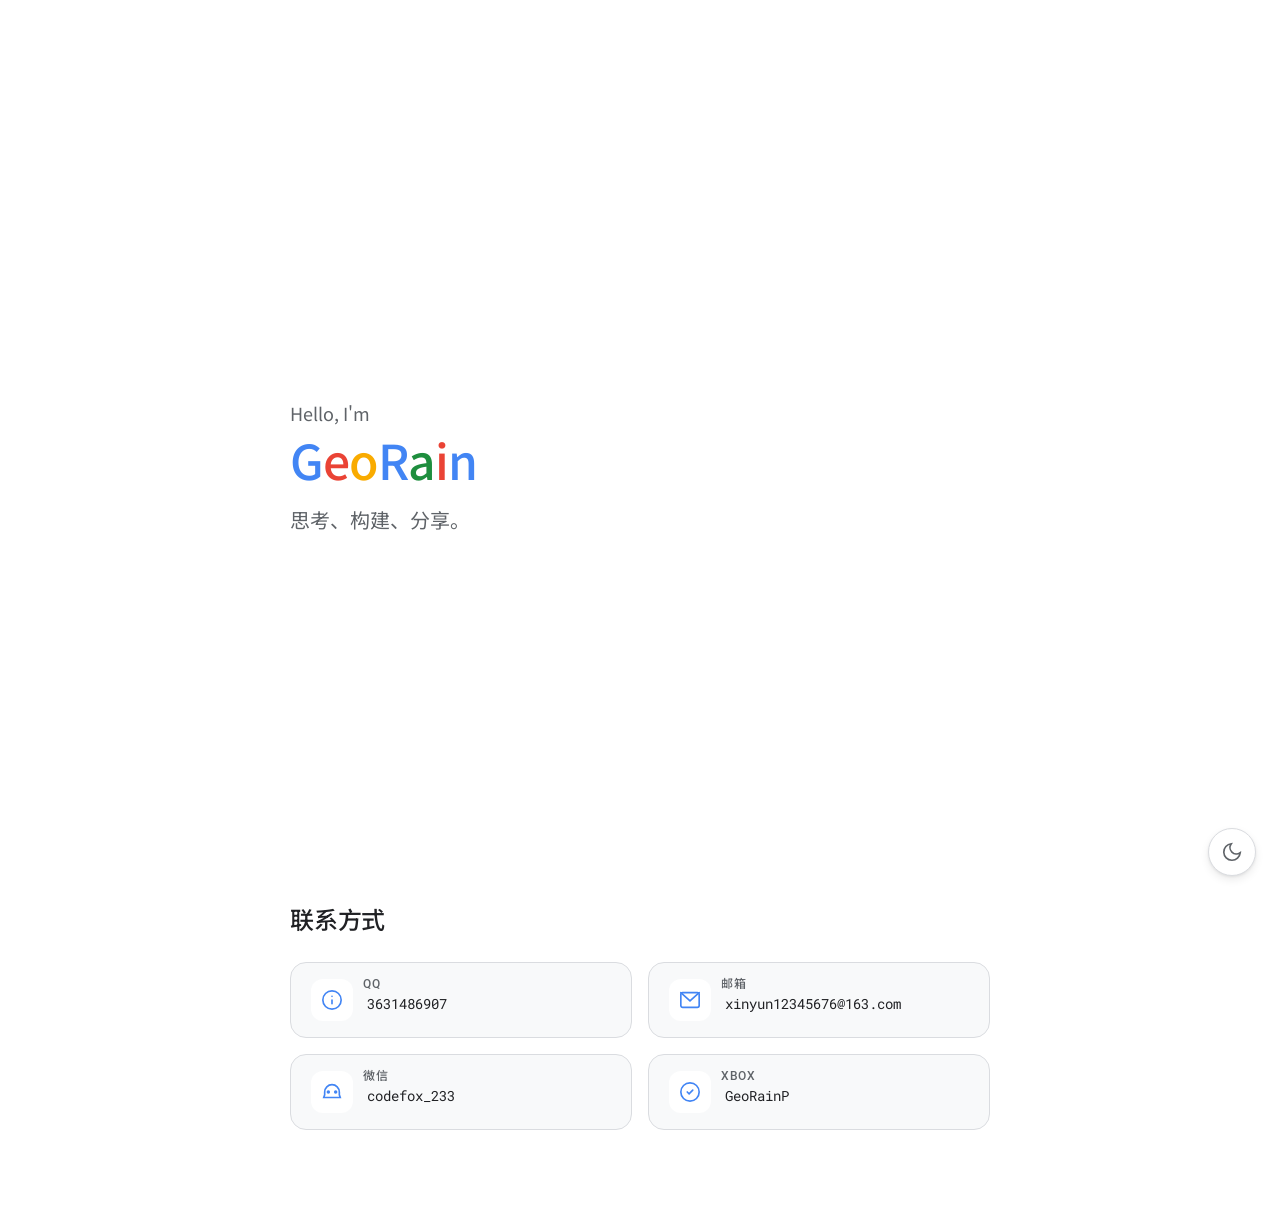
<file: index.html>
<!DOCTYPE html>
<html lang="zh-CN">
<head>
  <meta charset="UTF-8" />
  <meta name="viewport" content="width=device-width, initial-scale=1.0" />
  <title>GeoRain</title>
  <link rel="stylesheet" href="style.css" />
  <link rel="preconnect" href="https://fonts.googleapis.com" />
  <link rel="preconnect" href="https://fonts.gstatic.com" crossorigin />
  <link href="https://fonts.googleapis.com/css2?family=Google+Sans:wght@400;500;700&family=Roboto:wght@300;400;500;700&family=Roboto+Mono:wght@400;500&family=Noto+Sans+SC:wght@300;400;500;700&display=swap" rel="stylesheet" />
</head>
<body>
  <div class="progress-bar" id="progressBar"></div>

  <main class="main-content">
    <section class="hero">
      <h1 class="hero-title">
        <span class="hero-greet">Hello, I'm</span>
        <span class="hero-name">
          <span class="name-char g">G</span><!--
       --><span class="name-char e1">e</span><!--
       --><span class="name-char o">o</span><!--
       --><span class="name-char r">R</span><!--
       --><span class="name-char a">a</span><!--
       --><span class="name-char i">i</span><!--
       --><span class="name-char n">n</span>
        </span>
      </h1>
      <p class="hero-sub">思考、构建、分享。</p>
    </section>

    <section class="contact">
      <h2 class="section-title">联系方式</h2>
      <div class="contact-grid">
        <a class="contact-item" href="javascript:void(0)" data-copy="3631486907" title="点击复制 QQ">
          <span class="contact-icon">
            <svg width="22" height="22" viewBox="0 0 24 24" fill="none" stroke="currentColor" stroke-width="1.8" stroke-linecap="round"><circle cx="12" cy="12" r="10"/><line x1="12" y1="16" x2="12" y2="12"/><line x1="12" y1="8" x2="12.01" y2="8"/></svg>
          </span>
          <span class="contact-label">QQ</span>
          <span class="contact-value">3631486907</span>
          <span class="contact-hint">点击复制</span>
        </a>
        <a class="contact-item" href="mailto:xinyun12345676@163.com">
          <span class="contact-icon">
            <svg width="22" height="22" viewBox="0 0 24 24" fill="none" stroke="currentColor" stroke-width="1.8" stroke-linecap="round"><rect x="2" y="4" width="20" height="16" rx="2"/><path d="M22 4L12 13 2 4"/></svg>
          </span>
          <span class="contact-label">邮箱</span>
          <span class="contact-value">xinyun12345676@163.com</span>
          <span class="contact-hint">发送邮件</span>
        </a>
        <a class="contact-item" href="javascript:void(0)" data-copy="codefox_233" title="点击复制微信号">
          <span class="contact-icon">
            <svg width="22" height="22" viewBox="0 0 24 24" fill="none" stroke="currentColor" stroke-width="1.8" stroke-linecap="round"><path d="M20 12a8 8 0 00-16 0v3l-1 3h18l-1-3v-3z"/><circle cx="8" cy="12" r="1"/><circle cx="16" cy="12" r="1"/></svg>
          </span>
          <span class="contact-label">微信</span>
          <span class="contact-value">codefox_233</span>
          <span class="contact-hint">点击复制</span>
        </a>
        <div class="contact-item">
          <span class="contact-icon">
            <svg width="22" height="22" viewBox="0 0 24 24" fill="none" stroke="currentColor" stroke-width="1.8" stroke-linecap="round"><path d="M9 12l2 2 4-4"/><circle cx="12" cy="12" r="10"/></svg>
          </span>
          <span class="contact-label">Xbox</span>
          <span class="contact-value">GeoRainP</span>
          <span class="contact-hint">添加好友</span>
        </div>
      </div>
    </section>
  </main>

  <button class="theme-fab" id="themeToggle" aria-label="切换主题">
    <svg class="icon-sun" width="22" height="22" viewBox="0 0 24 24" fill="none" stroke="currentColor" stroke-width="1.8" stroke-linecap="round"><circle cx="12" cy="12" r="5"/><line x1="12" y1="1" x2="12" y2="3"/><line x1="12" y1="21" x2="12" y2="23"/><line x1="4.22" y1="4.22" x2="5.64" y2="5.64"/><line x1="18.36" y1="18.36" x2="19.78" y2="19.78"/><line x1="1" y1="12" x2="3" y2="12"/><line x1="21" y1="12" x2="23" y2="12"/><line x1="4.22" y1="19.78" x2="5.64" y2="18.36"/><line x1="18.36" y1="5.64" x2="19.78" y2="4.22"/></svg>
    <svg class="icon-moon" width="22" height="22" viewBox="0 0 24 24" fill="none" stroke="currentColor" stroke-width="1.8" stroke-linecap="round"><path d="M21 12.79A9 9 0 1111.21 3 7 7 0 0021 12.79z"/></svg>
  </button>

  <script src="script.js"></script>
  <script src="https://keepandroidopen.org/banner.js"></script>
</body>
</html>
</file>
<file: style.css>
/* ==========================================
   GeoRain — Google Material Style
   ========================================== */

/* ========== Design Tokens ========== */
:root {
  /* Google palette */
  --blue: #4285f4;
  --blue-dark: #1a73e8;
  --red: #ea4335;
  --green-dark: #1e8e3e;
  --yellow-dark: #f9ab00;

  /* Light theme */
  --surface: #ffffff;
  --surface-variant: #f8f9fa;
  --surface-hover: #f1f3f4;
  --on-surface: #202124;
  --on-surface-variant: #5f6368;
  --outline: #dadce0;

  /* Typography */
  --font-display: 'Google Sans', 'Noto Sans SC', sans-serif;
  --font-body: 'Roboto', 'Noto Sans SC', sans-serif;
  --font-mono: 'Roboto Mono', 'Fira Code', 'JetBrains Mono', monospace;

  /* Transitions */
  --ease-standard: cubic-bezier(0.4, 0.0, 0.2, 1);
  --duration-medium: 0.25s;
}

[data-theme="dark"] {
  --surface: #202124;
  --surface-variant: #303134;
  --surface-hover: #3c4043;
  --on-surface: #e8eaed;
  --on-surface-variant: #9aa0a6;
  --outline: #5f6368;
}

/* ========== Reset ========== */
*, *::before, *::after { margin: 0; padding: 0; box-sizing: border-box; }
html { font-size: 16px; scroll-behavior: smooth; }
body {
  font-family: var(--font-body);
  background: var(--surface);
  color: var(--on-surface);
  line-height: 1.6;
  -webkit-font-smoothing: antialiased;
  -moz-osx-font-smoothing: grayscale;
  transition: background var(--duration-medium) var(--ease-standard), color var(--duration-medium) var(--ease-standard);
}
a { color: var(--blue-dark); text-decoration: none; }
button { font-family: inherit; cursor: pointer; border: none; background: none; color: inherit; }

/* Scrollbar */
::-webkit-scrollbar { width: 8px; }
::-webkit-scrollbar-track { background: transparent; }
::-webkit-scrollbar-thumb { background: var(--outline); border-radius: 4px; }
::-webkit-scrollbar-thumb:hover { background: var(--on-surface-variant); }

/* ========== Progress Bar ========== */
.progress-bar {
  position: fixed;
  top: 0; left: 0;
  height: 3px;
  z-index: 999;
  background: linear-gradient(90deg, var(--blue), #34a853, #fbbc04, var(--red));
  transform-origin: left;
  transform: scaleX(0);
  transition: none;
}

/* ========== Main Content ========== */
.main-content {
  max-width: 780px;
  margin: 0 auto;
  padding: 0 40px;
}

/* ========== Hero ========== */
.hero {
  padding: 120px 0 80px;
  min-height: 100vh;
  display: flex;
  flex-direction: column;
  justify-content: center;
}

.hero-title {
  font-family: var(--font-display);
  font-size: 3rem;
  font-weight: 500;
  line-height: 1.2;
  letter-spacing: -0.02em;
  margin-bottom: 16px;
}

.hero-greet {
  display: block;
  font-size: 1.125rem;
  font-weight: 400;
  color: var(--on-surface-variant);
  margin-bottom: 6px;
  letter-spacing: 0;
}

.hero-name {
  display: inline-flex;
}

.name-char {
  display: inline-block;
  transition: color var(--duration-medium) var(--ease-standard);
}

.name-char.g { color: var(--blue); }
.name-char.e1 { color: var(--red); }
.name-char.o { color: var(--yellow-dark); }
.name-char.r { color: var(--blue); }
.name-char.a { color: var(--green-dark); }
.name-char.i { color: var(--red); }
.name-char.n { color: var(--blue); }

.hero-sub {
  font-size: 1.25rem;
  color: var(--on-surface-variant);
  font-weight: 400;
  line-height: 1.6;
  max-width: 480px;
}

/* ========== Theme FAB ========== */
.theme-fab {
  position: fixed;
  bottom: 24px;
  right: 24px;
  width: 48px;
  height: 48px;
  border-radius: 50%;
  background: var(--surface);
  border: 1px solid var(--outline);
  box-shadow: 0 1px 3px rgba(0,0,0,.08), 0 4px 8px rgba(0,0,0,.08);
  display: flex;
  align-items: center;
  justify-content: center;
  color: var(--on-surface-variant);
  z-index: 200;
  transition: background var(--duration-medium) var(--ease-standard), box-shadow var(--duration-medium) var(--ease-standard);
}

.theme-fab:hover {
  background: var(--surface-hover);
  box-shadow: 0 2px 6px rgba(0,0,0,.06), 0 8px 24px rgba(0,0,0,.1);
}

[data-theme="dark"] .icon-sun { display: block; }
[data-theme="dark"] .icon-moon { display: none; }
[data-theme="light"] .icon-sun { display: none; }
[data-theme="light"] .icon-moon { display: block; }

/* ========== Contact ========== */
.contact {
  padding: 0 0 80px;
}

.section-title {
  font-family: var(--font-display);
  font-size: 1.5rem;
  font-weight: 500;
  color: var(--on-surface);
  margin-bottom: 24px;
  letter-spacing: -0.01em;
}

.contact-grid {
  display: grid;
  grid-template-columns: repeat(2, 1fr);
  gap: 16px;
}

.contact-item {
  display: flex;
  align-items: center;
  gap: 14px;
  padding: 16px 20px;
  border: 1px solid var(--outline);
  border-radius: 16px;
  background: var(--surface-variant);
  color: var(--on-surface);
  text-decoration: none;
  cursor: pointer;
  transition: background var(--duration-medium) var(--ease-standard), border-color var(--duration-medium) var(--ease-standard), box-shadow var(--duration-medium) var(--ease-standard);
  position: relative;
  overflow: hidden;
}

.contact-item:hover {
  background: var(--surface-hover);
  border-color: var(--blue);
  box-shadow: 0 1px 3px rgba(0,0,0,.06), 0 4px 12px rgba(66,133,244,.12);
}

.contact-icon {
  display: flex;
  align-items: center;
  justify-content: center;
  width: 42px;
  height: 42px;
  border-radius: 12px;
  background: var(--surface);
  color: var(--blue);
  flex-shrink: 0;
}

.contact-label {
  font-size: 0.75rem;
  font-weight: 500;
  color: var(--on-surface-variant);
  text-transform: uppercase;
  letter-spacing: 0.05em;
  position: absolute;
  top: 12px;
  left: 72px;
}

.contact-value {
  font-family: var(--font-mono);
  font-size: 0.875rem;
  color: var(--on-surface);
  margin-top: 8px;
}

.contact-hint {
  font-size: 0.6875rem;
  color: var(--on-surface-variant);
  opacity: 0;
  transform: translateX(-4px);
  transition: opacity var(--duration-medium) var(--ease-standard), transform var(--duration-medium) var(--ease-standard);
  margin-left: auto;
  white-space: nowrap;
}

.contact-item:hover .contact-hint {
  opacity: 1;
  transform: translateX(0);
}

/* Copy toast */
.copy-toast {
  position: fixed;
  bottom: 88px;
  left: 50%;
  transform: translateX(-50%) translateY(12px);
  background: var(--on-surface);
  color: var(--surface);
  padding: 10px 24px;
  border-radius: 24px;
  font-family: var(--font-body);
  font-size: 0.875rem;
  font-weight: 500;
  z-index: 300;
  opacity: 0;
  pointer-events: none;
  transition: opacity 0.2s ease, transform 0.2s ease;
  box-shadow: 0 4px 12px rgba(0,0,0,.15);
}

.copy-toast.show {
  opacity: 1;
  transform: translateX(-50%) translateY(0);
}

/* ========== Selection ========== */
::selection {
  background: rgba(66, 133, 244, 0.2);
  color: var(--on-surface);
}

/* ========== Mobile ========== */
@media (max-width: 600px) {
  .main-content { padding: 0 20px; }
  .hero { padding: 100px 0 60px; }
  .hero-title { font-size: 2.25rem; }
  .hero-sub { font-size: 1.1rem; }
  .theme-fab { bottom: 16px; right: 16px; width: 44px; height: 44px; }
  .contact-grid { grid-template-columns: 1fr; }
  .contact { padding: 0 0 40px; }
  .section-title { font-size: 1.25rem; }
}
</file>
